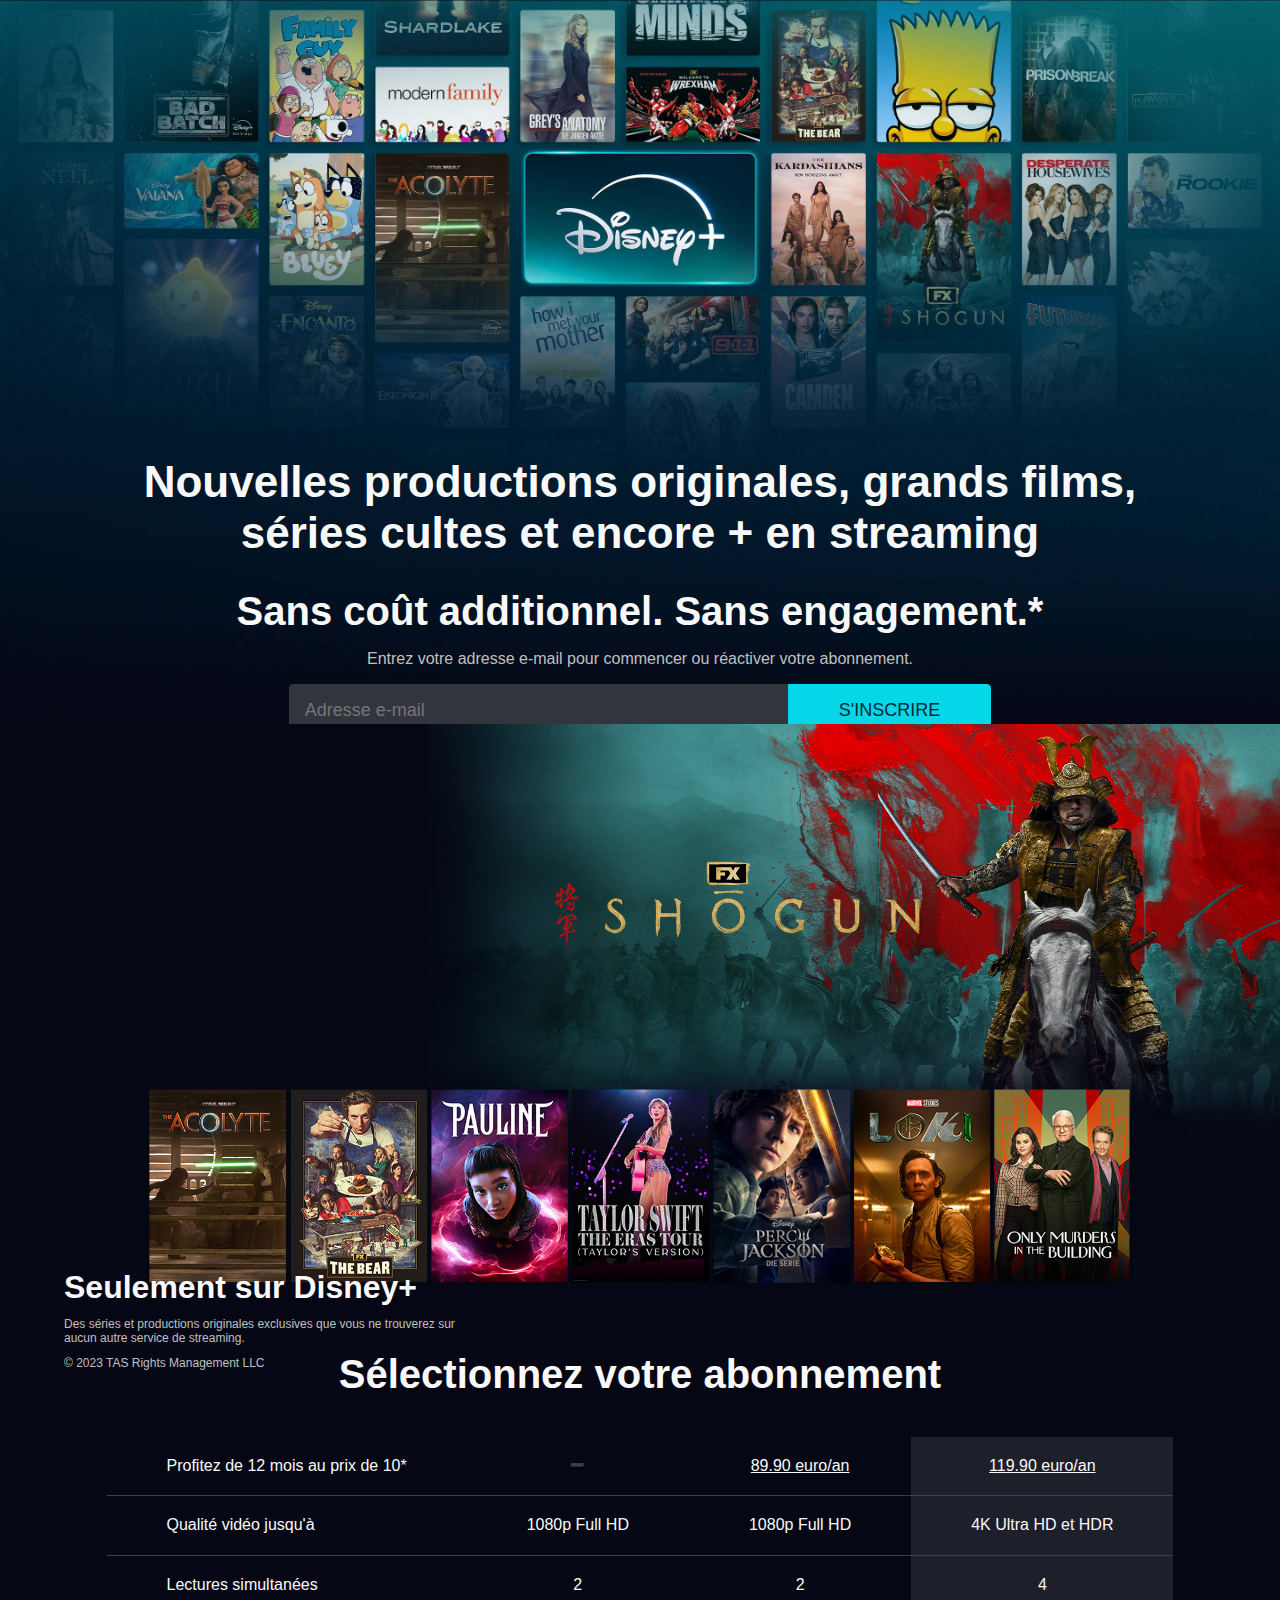
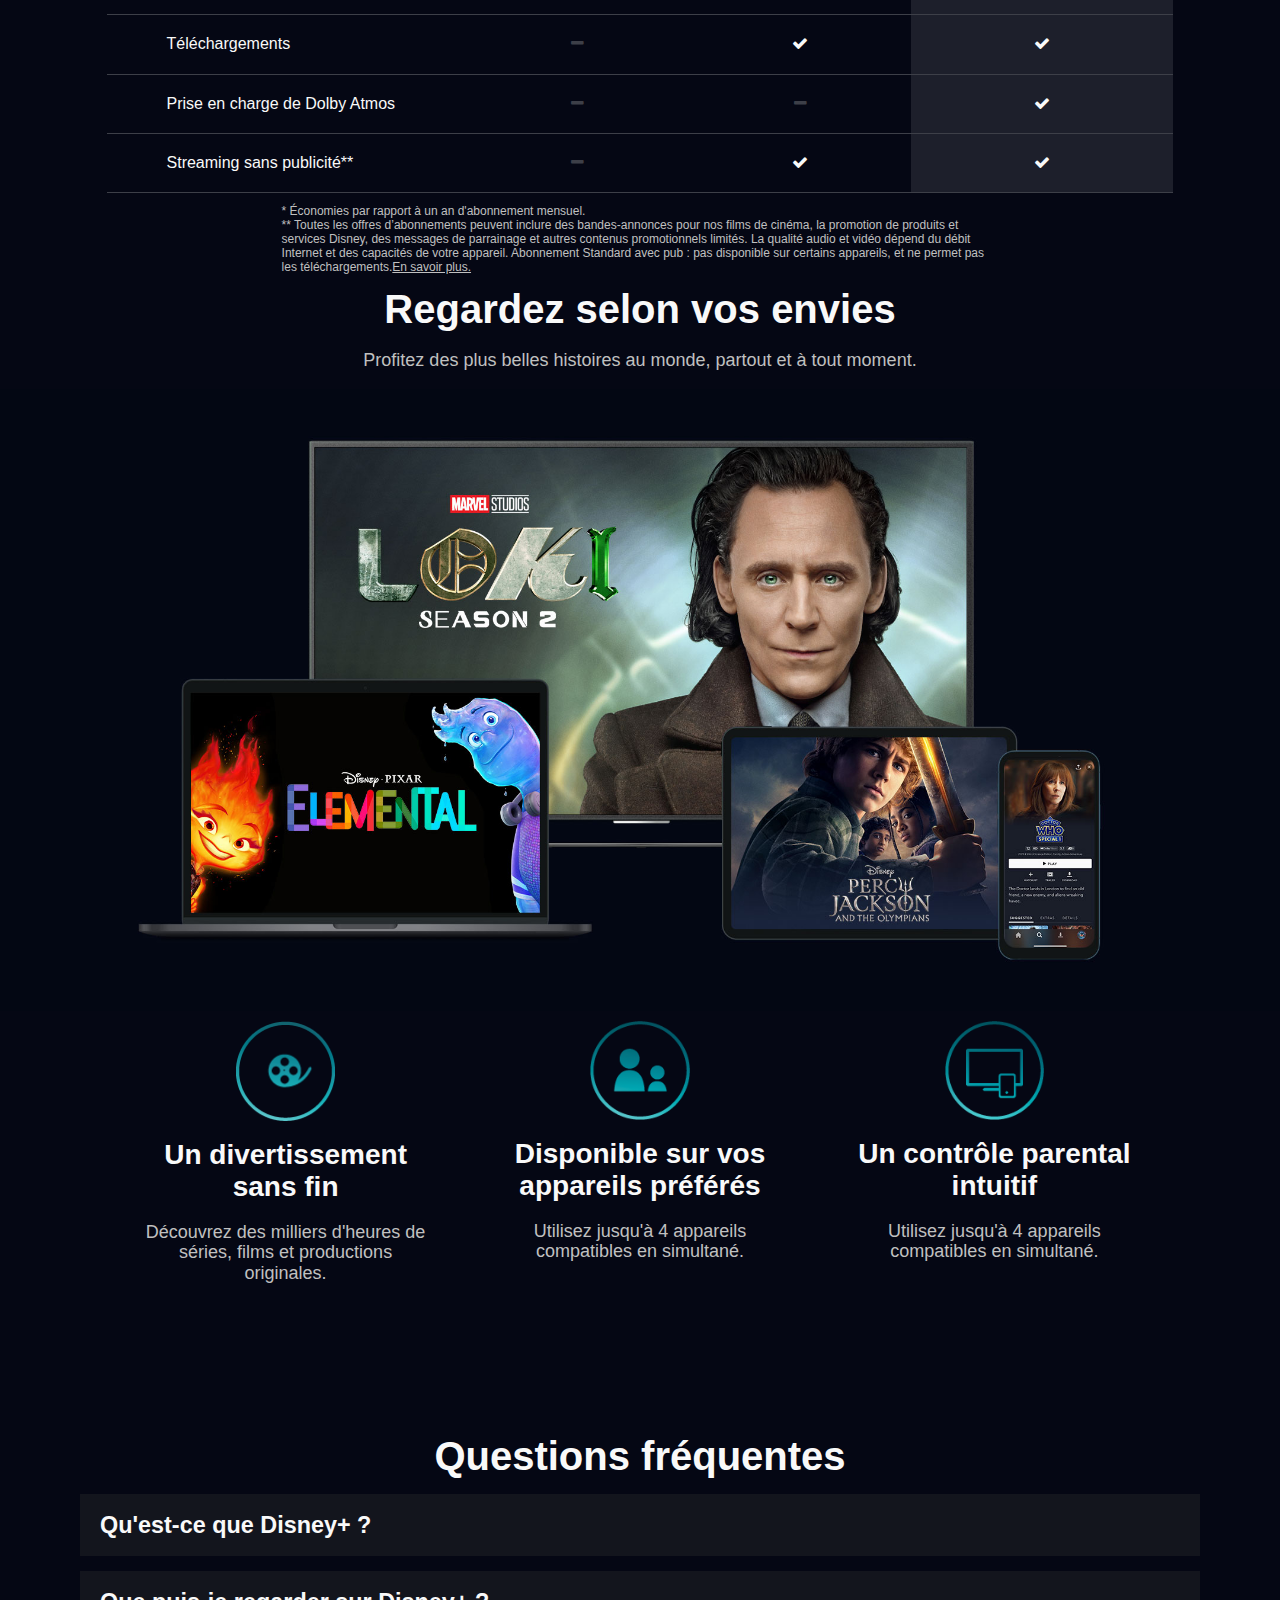
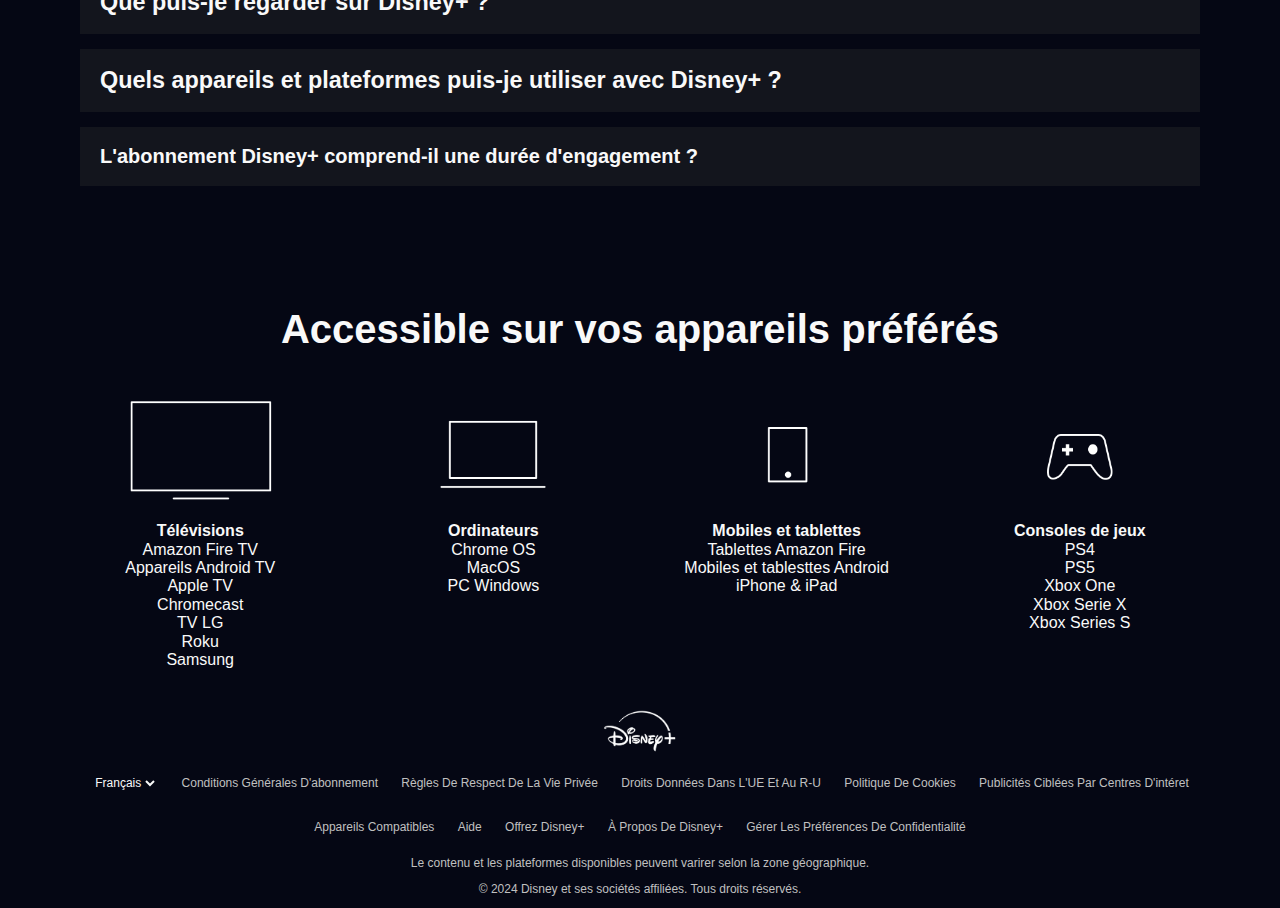
<file: index.html>
<!DOCTYPE html>
<html lang="fr">
<head>
    <meta charset="UTF-8">
    <meta name="viewport" content="width=device-width, initial-scale=1.0">
    <link rel="stylesheet" href="css/style.css">
    <link rel="shortcut icon" href="imgs/favicon-v2.ico" type="image/x-icon">
    <link rel="stylesheet" href="css/normalize.css"> <!--permet l'adaptation du site web au navigateur pour qu'il soit tous similaire-->
    <link rel="stylesheet" href="https://cdnjs.cloudflare.com/ajax/libs/font-awesome/4.7.0/css/font-awesome.min.css">
    <title>Disney+ | Productions originales, films à succès et séries</title>
</head>
<body>
    <section class="section_1">
        <img src="imgs/original_2.jpeg" alt="image section 1">
        <a href="https://www.disneyplus.com/identity/login/enter-email" class="button-style">S'IDENTIFIER</a> <!--button _> a plus simple-->
        <div>
            <h1 id="title1">Nouvelles productions originales, grands films,<br> séries cultes et encore + en streaming</h1>
            <h2>Sans coût additionnel. Sans engagement.*</h2>
            <label for="email_section-1"><p>Entrez votre adresse e-mail pour commencer ou réactiver votre abonnement.</p></label>
            <form action="submit" method="post">
                <input type="email" name="email" id="email_section-1" placeholder="Adresse e-mail" required><span><input id="button_inscrire" type="submit" value="S'INSCRIRE"></span>
            </form>
            <p class="p1_section_1">Profitez de 12 mois au prix de 10 avec un abonnement Prenium ou Standard annuel. Économies par rapport à un an d'abonnement mensuel. </p>
            <p class="p2_section_1">* La résiliation prend effet à la fin de la période d'abonnement en cours. Abonnement requis.<br> <em>Becoming Karl Lagerfeld</em> en streaming dès le 7 juin.</p>
            <center><a href="#chevron" class="chevron_style"><i class="fa fa-chevron-down"></i></a></center>
            <script>
                var chevron = document.querySelector('#chevron');

                chevron.addEventListener('click', function() {
                    chevron.classList.toggle('chevron--flip');
});
            </script>
        </div>
        
    </section>
    <section class="section_2" id="chevron" >
        <img src="imgs/original_4.jpeg" alt="image section 2">
        <div class="text_gauche">    
            <h2>Seulement sur Disney+</h2>
            <p class="p1_section_2">Des séries et productions originales exclusives que vous ne trouverez sur <br> aucun autre service de streaming.</p>
            <p class="p2_section_2">© 2023 TAS Rights Management LLC</p>
        </div>
    
    </section>
    <section class="section_3">
        <h2>Sélectionnez votre abonnement</h2>
        <table>
            <tr>
                <td class="column1">Profitez de 12 mois au prix de 10*</td>
                <td class="minus"><i class="fa fa-minus"></i></td>
                <td><u>89.90 euro/an</u></td>
                <td class="column4"><u>119.90 euro/an </u></td>
            </tr>
            <tr>
                <td class="column1">Qualité vidéo jusqu'à</td>
                <td>1080p Full HD</td>
                <td>1080p Full HD</td>
                <td class="column4">4K Ultra HD et HDR</td>
            </tr>
            <tr>
                <td class="column1">Lectures simultanées</td>
                <td>2</td>
                <td>2</td>
                <td class="column4">4</td>
            </tr>
            <tr>
                <td class="column1">Téléchargements</td>
                <td class="minus"><i class="fa fa-minus"></i></td>
                <td><i class="fa fa-check"></i></td>
                <td class="column4"><i class="fa fa-check"></i></td>
            </tr>
            <tr>
                <td class="column1">Prise en charge de Dolby Atmos</td>
                <td class="minus"><i class="fa fa-minus"></i></td>
                <td class="minus"><i class="fa fa-minus"></i></td>
                <td class="column4"><i class="fa fa-check"></i></td>
            </tr>
            <tr>
                <td class="column1">Streaming sans publicité**</td>
                <td class="minus"><i class="fa fa-minus"></i></td>
                <td><i class="fa fa-check"></i></td>
                <td class="column4"><i class="fa fa-check"></i></td>
            </tr>
        </table>
        <p> * Économies par rapport à un an d'abonnement mensuel.<br>
            ** Toutes les offres d’abonnements peuvent inclure des bandes-annonces pour nos films de cinéma, la promotion de produits et services Disney, des messages de parrainage et autres contenus promotionnels limités. La qualité audio et vidéo dépend du débit Internet et des capacités de votre appareil. Abonnement Standard avec pub : pas disponible sur certains appareils, et ne permet pas les téléchargements.<u>En savoir plus.</u></p>
    </section>
    <section class="section_4">
        <h2>Regardez selon vos envies</h2>
        <p>Profitez des plus belles histoires au monde, partout et à tout moment.</p>
        <img class="img_section4" src="imgs/original.jpeg" alt="image_section_4">
        <div class="characteristic">
            <div class="characteristic_1">
                <img src="imgs/logo-bobine-film.png" alt="divertissement">
                <h4>Un divertissement sans fin</h4>
                <p>Découvrez des milliers d'heures de séries, films et productions originales.</p>
            </div>
            <div class="characteristic_2">
                <img src="imgs/original_9.png" alt="disponibilité">
                <h4>Disponible sur vos appareils préférés</h4>
                <p>Utilisez jusqu'à 4 appareils compatibles en simultané.</p>
            </div>
            <div class="characteristic_3">
                <img src="imgs/logo-ecran-couleur.png" alt="controle parental">
                <h4>Un contrôle parental intuitif</h4>
                <p>Utilisez jusqu'à 4 appareils compatibles en simultané.</p>
            </div>
        </div>
    </section>
    <section class="section_5">
        <h2>Questions fréquentes</h2>
        <div class="question1">
            <span><h3>Qu'est-ce que Disney+ ?</h3></span>
            <img class="button_plus" src="imgs/icone_plus.svg" alt="bouton +" >
            <div class="answer1">
                <p>Disney+ est la destination des univers Disney, Pixar, Marvel, Star Wars, National Geographic, Star et encore +.</p>
            </div>
        </div>
        <div class="question2">
            <span><h3>Que puis-je regarder sur Disney+ ?</h3></span>
            <img class="button_plus" src="imgs/icone_plus.svg" alt="bouton +" >
            <div class="answer2">
                <p>Disney+ vous offre une collection d'histoires qui ne cesse de s'agrandir :</p>
                <ul>
                    <li>Des séries et des films originaux exclusifs</li>
                    <li>Des classiques intemporels aux succès récents réalisés par Walt Disney Animation Studios</li>
                    <li>Toujours plus de divertissement avec des comédies, des drames, des histoires inspirées de faits réels et tant d'autres contenus</li>
                    <li>Des histoires émouvantes et pour tous les âges animées par les talentueux artistes de Pixar</li>
                    <li>Toute la saga Star Wars et une grande partie de l'univers cinématographique Marvel</li>
                    <li>Des documentaires National Geographic, sans oublier des productions spéciales et bien plus encore</li>
                </ul>
            </div>
        </div>
        <div class="question3"> 
            <span><h3>Quels appareils et plateformes puis-je utiliser avec Disney+ ?</h3></span>
            <img class="button_plus" src="imgs/icone_plus.svg" alt="bouton +" >
            <div class="answer3">
                <p>Disney+ est accessible sur mobiles, navigateurs Web, consoles de jeux, décodeurs TV et TV connectées. Cliquez ici pour retrouver la liste complète des appareils compatibles.</p>
            </div>
        </div>
        <div class="question4">   
            <span><h3>L'abonnement Disney+ comprend-il une durée d'engagement ?</h3></span>
            <img class="button_plus" src="imgs/icone_plus.svg" alt="bouton +">
            <div class="answer4"> 
                <p>Disney+ est sans engagement et vous pouvez annuler votre abonnement quand vous le souhaitez. L'annulation sera effective à la fin de la période pour laquelle vous avez payé. Pour vous désabonner, suivez ces 6 étapes:</p>
                <ol>
                    <li>Identifiez-vous sur www.DisneyPlus.com</li>
                    <li>Sélectionnez votre profil</li>
                    <li>Sélectionnez Compte</li>
                    <li>Sélectionnez votre abonnement</li>
                    <li>Sélectionnez Résilier l’abonnement</li>
                    <li>Sélectionnez Continuer pour résilier</li>
                </ol>
                <p>Pour plus d'informations, cliquez <u>ici</u>.</p>
            </div>
        </div>
    </section> 
    <section class="section_6">
        <h2>Accessible sur vos appareils préférés</h2>
        <div class="devices">
            <div class="TV">
                <img src="imgs/logo-television.png" alt="TV">
                <h4>Télévisions</h4>
                    <ul>
                        <li>Amazon Fire TV</li>
                        <li>Appareils Android TV</li>
                        <li>Apple TV</li>
                        <li>Chromecast</li>
                        <li>TV LG</li>
                        <li>Roku</li>
                        <li>Samsung</li>
                    </ul>
            </div>
            <div class="laptop">
                <img src="imgs/logo-ecran-ordinateur.png" alt="laptop">
                <h4>Ordinateurs</h4>
                <ul>
                    <li>Chrome OS</li>
                    <li>MacOS</li>
                    <li>PC Windows</li>
                </ul>
            </div>
            <div class="mobiles">
                <img src="imgs/logo-tablet.png" alt="mobiles">
                <h4>Mobiles et tablettes</h4>
                <ul>
                    <li>Tablettes Amazon Fire</li>
                    <li>Mobiles et tablesttes Android</li>
                    <li>iPhone & iPad</li>
                </ul>
            </div>
            <div class="manette">
                <img src="imgs/logo-manette.png" alt="manette">
                <h4>Consoles de jeux</h4>
                <ul>
                    <li>PS4</li>
                    <li>PS5</li>
                    <li>Xbox One</li>
                    <li>Xbox Serie X</li>
                    <li>Xbox Series S</li>
                </ul>
            </div>
        </div>
    </section>

    <script src="js/app.js"></script>
</body>
<footer>
    <div class="logo-footer">
        <center><img src="imgs/grand-logo-disney-plus.png" alt="photo disney"></center>
    </div>
    
    <ul class="footer_links">
        
        <li><select id="lang" name="lang">
            <img src="imgs/globe.svg" alt="">
            <option value="index.html">Français</option>
            <option value="index_en.html">Anglais</option>
        </select></li>
        <li><a id="terms" href="">Conditions générales d'abonnement</a></li>
        <li><a href="">Règles de Respect de la Vie Privée</a></li>
        <li><a href="">Droits Données dans l'UE et au R-U</a></li>
        <li><a href="">Politique de cookies</a></li>
        <li><a href="">Publicités ciblées par centres d'intéret</a></li><br>
        <li><a href="">Appareils compatibles</a></li>
        <li><a href="">Aide</a></li>
        <li><a href="">Offrez Disney+</a></li>
        <li><a href="">À propos de Disney+</a></li>
        <li><a href="">Gérer les préférences de confidentialité</a></li>
    </ul>
    <p>Le contenu et les plateformes disponibles peuvent varirer selon la zone géographique.</p>
    <p>© 2024 Disney et ses sociétés affiliées. Tous droits réservés.</p>
    <script>
        const pageSelect = document.getElementById('lang');
        
        pageSelect.addEventListener('change', (e) =>{
            const selectedPage = e.target.value;
            window.location.href = selectedPage;
        });
    </script> 
</footer>
</html>
</file>
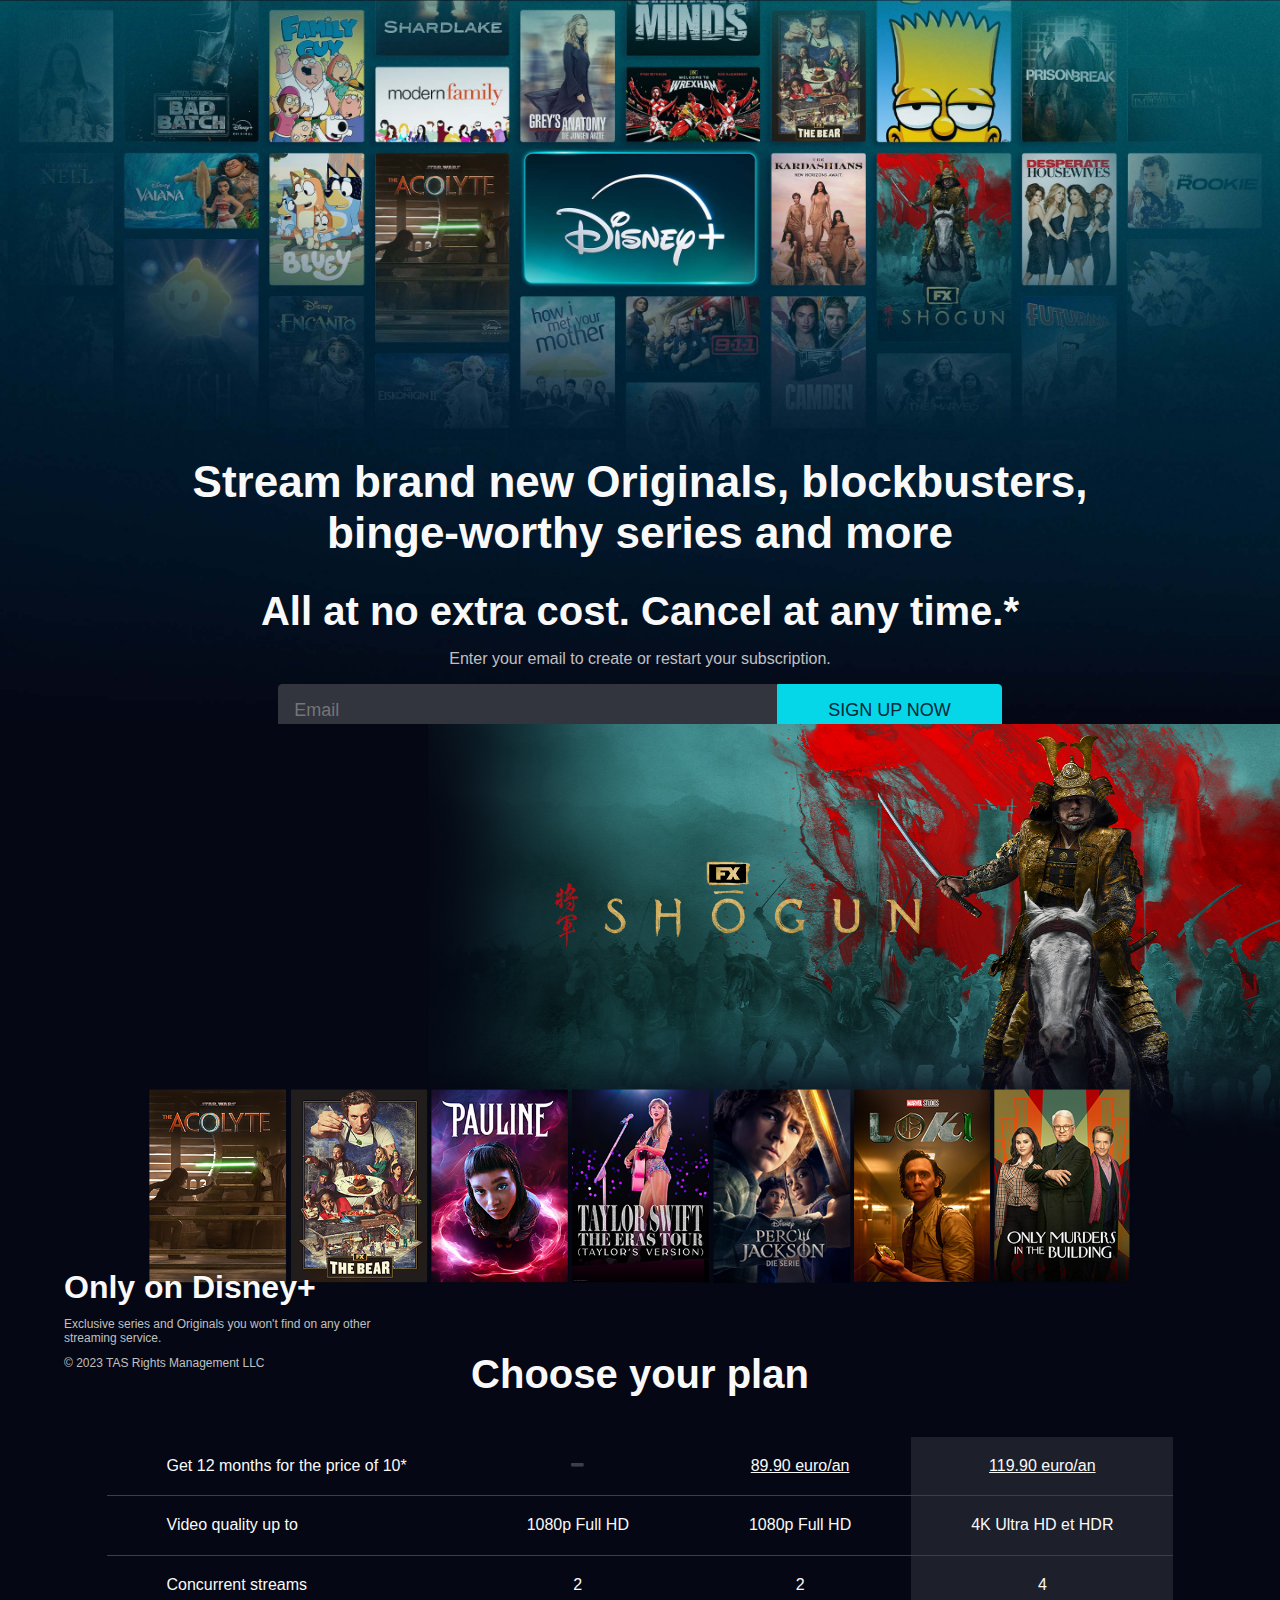
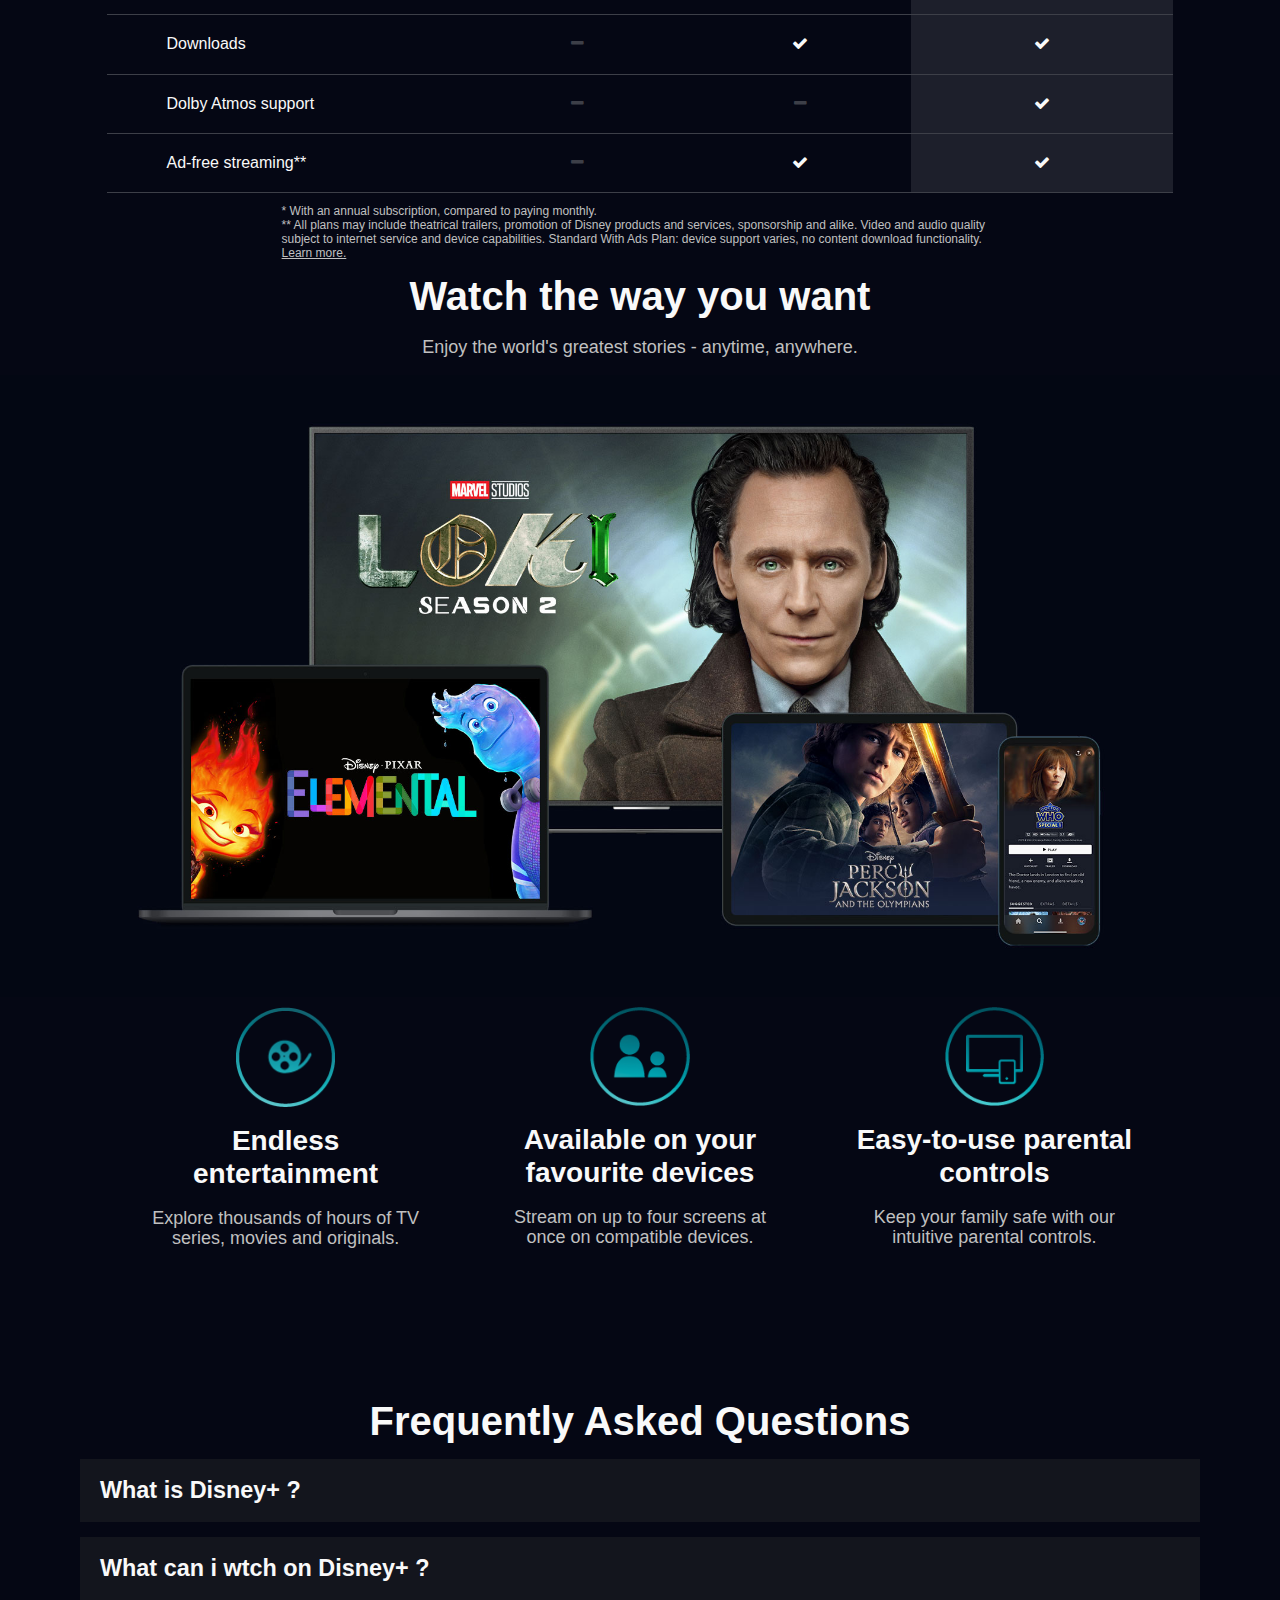
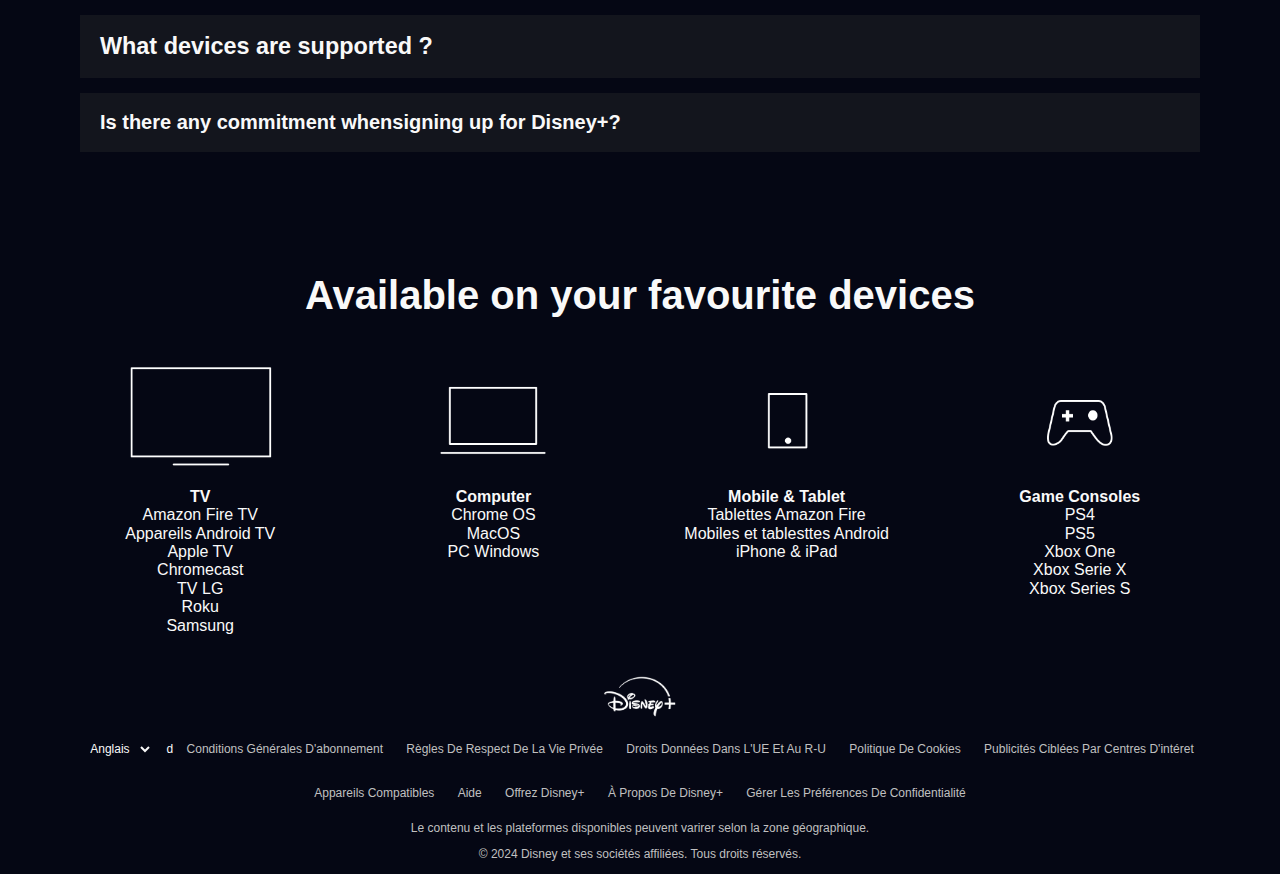
<file: index_en.html>
<!DOCTYPE html>
<html lang="en">
<head>
    <meta charset="UTF-8">
    <meta name="viewport" content="width=device-width, initial-scale=1.0">
    <link rel="stylesheet" href="css/style.css">
    <link rel="shortcut icon" href="imgs/favicon-v2.ico" type="image/x-icon">
    <link rel="stylesheet" href="css/normalize.css"> <!--permet l'adaptation du site web au navigateur pour qu'il soit tous similaire-->
    <link rel="stylesheet" href="https://cdnjs.cloudflare.com/ajax/libs/font-awesome/4.7.0/css/font-awesome.min.css">
    <title>Disney+ | Watch new Originals, blockbustersand series</title>
</head>
<body>
    <section class="section_1">
        <img src="imgs/original_2.jpeg" alt="image section 1">
        <a href="https://www.disneyplus.com/identity/login/enter-email" class="button-style">LOG IN</a> <!--button _> a plus simple-->
        <div>
            <h1>Stream brand new Originals, blockbusters,<br> binge-worthy series and more</h1>
            <h2>All at no extra cost. Cancel at any time.*</h2>
            <label for="email_section-1"><p>Enter your email to create or restart your subscription.</p></label>
            <form action="submit" method="post">
                <input type="email" name="email" id="email_section-1" placeholder="Email" required><span><input id="button_inscrire" type="submit" value="SIGN UP NOW"></span>
            </form>
            <p class="p1_section_1">Enjoy 12 months at the price of 10 with a Premium or Annual Standard subscription. Savings over one year of monthly subscription.</p>
            <p class="p2_section_1">* Termination takes effect at the end of the current subscription period. Subscription required.<br> <em>Becoming Karl Lagerfeld</em> streaming as of June 7.</p>
            <center><a href="#chevron" class="chevron_style"><i class="fa fa-chevron-down"></i></a></center>
        </div>
        
    </section>
    <section class="section_2" id="chevron" >
        <img src="imgs/original_4.jpeg" alt="image section 2">
        <div class="text_gauche">    
            <h2>Only on Disney+</h2>
            <p class="p1_section_2">Exclusive series and Originals you won't find on any other <br> streaming service.</p>
            <p class="p2_section_2">© 2023 TAS Rights Management LLC</p>
        </div>
    
    </section>
    <section class="section_3">
        <h2>Choose your plan</h2>
        <table>
            <tr>
                <td class="column1">Get 12 months for the price of 10*</td>
                <td class="minus"><i class="fa fa-minus"></i></td>
                <td><u>89.90 euro/an</u></td>
                <td class="column4"><u>119.90 euro/an </u></td>
            </tr>
            <tr>
                <td class="column1">Video quality up to</td>
                <td>1080p Full HD</td>
                <td>1080p Full HD</td>
                <td class="column4">4K Ultra HD et HDR</td>
            </tr>
            <tr>
                <td class="column1">Concurrent streams</td>
                <td>2</td>
                <td>2</td>
                <td class="column4">4</td>
            </tr>
            <tr>
                <td class="column1">Downloads</td>
                <td class="minus"><i class="fa fa-minus"></i></td>
                <td><i class="fa fa-check"></i></td>
                <td class="column4"><i class="fa fa-check"></i></td>
            </tr>
            <tr>
                <td class="column1">Dolby Atmos support</td>
                <td class="minus"><i class="fa fa-minus"></i></td>
                <td class="minus"><i class="fa fa-minus"></i></td>
                <td class="column4"><i class="fa fa-check"></i></td>
            </tr>
            <tr>
                <td class="column1">Ad-free streaming**</td>
                <td class="minus"><i class="fa fa-minus"></i></td>
                <td><i class="fa fa-check"></i></td>
                <td class="column4"><i class="fa fa-check"></i></td>
            </tr>
        </table>
        <p> * With an annual subscription, compared to paying monthly.<br>
            ** All plans may include theatrical trailers, promotion of Disney products and services, sponsorship and alike. Video and audio quality subject to internet service and device capabilities. Standard With Ads Plan: device support varies, no content download functionality. <u>Learn more.</u> </p>
    </section>
    <section class="section_4">
        <h2>Watch the way you want</h2>
        <p>Enjoy the world's greatest stories - anytime, anywhere.</p>
        <img class="img_section4" src="imgs/original.jpeg" alt="image_section_4">
        <div class="characteristic">
            <div class="characteristic_1">
                <img src="imgs/logo-bobine-film.png" alt="divertissement">
                <h4>Endless entertainment</h4>
                <p>Explore thousands of hours of TV series, movies and originals.</p>
            </div>
            <div class="characteristic_2">
                <img src="imgs/original_9.png" alt="disponibilité">
                <h4>Available on your favourite devices</h4>
                <p>Stream on up to four screens at once on compatible devices.</p>
            </div>
            <div class="characteristic_3">
                <img src="imgs/logo-ecran-couleur.png" alt="controle parental">
                <h4>Easy-to-use parental controls</h4>
                <p>Keep your family safe with our intuitive parental controls.</p>
            </div>
        </div>
    </section>
    <section class="section_5">
        <h2>Frequently Asked Questions</h2>
        <div class="question1">
            <span><h3>What is Disney+ ?</h3></span>
            <img class="button_plus" src="imgs/icone_plus.svg" alt="bouton +" >
            <div class="answer1">
                <p>Disney+ is the streaming home for entertainment from Disney, Pixar, Marvel, Star Wars, National Geographic, Star and more.</p>
            </div>
        </div>
        <div class="question2">
            <span><h3>What can i wtch on Disney+ ?</h3></span>
            <img class="button_plus" src="imgs/icone_plus.svg" alt="bouton +" >
            <div class="answer2">
                <p>With Disney+, you can choose from an always-growing collection of stories.</p>
                <ul>
                    <li>Exclusive new original movies and series</li>
                    <li>Timeless classics and recent hits from Walt Disney Animation Studios</li>
                    <li>An ever-growing collection of general entertainment, spanning comedy, drama, true crime and more</li>
                    <li>Heart-warming storytelling for all ages from the masterminds at Pixar</li>
                    <li>The entire Star Wars Saga and much of the Marvel Cinematic Universe</li>
                    <li>Documentaries from National Geographic, unscripted series, and so much more</li>

                </ul>
            </div>
        </div>
        <div class="question3"> 
            <span><h3>What devices are supported ?</h3></span>
            <img class="button_plus" src="imgs/icone_plus.svg" alt="bouton +" >
            <div class="answer3">
                <p>Disney+ supports mobile devices, web browsers, game consoles, set-top boxes, and smart TVs. Click here for the full list.</p>
            </div>
        </div>
        <div class="question4">   
            <span><h3>Is there any commitment whensigning up for Disney+?</h3></span>
            <img class="button_plus" src="imgs/icone_plus.svg" alt="bouton +">
            <div class="answer4"> 
                <p>Disney+ is non-binding and you can cancel your subscription at any time. The cancelation will be effective at the end of the period for which you paid. To unsubscribe, follow these 6 steps:</p>
                <ol>
                    <li>Login at www.DisneyPlus.com</li>
                    <li>Select your profile</li>
                    <li>Select Account</li>
                    <li>Select your subscription</li>
                    <li>Select Terminate Subscription</li>
                    <li>Select Continue to terminate</li>
                </ol>
            </div>
        </div>
    </section> 
    <section class="section_6">
        <h2>Available on your favourite devices</h2>
        <div class="devices">
            <div class="TV">
                <img src="imgs/logo-television.png" alt="TV">
                <h4>TV</h4>
                    <ul>
                        <li>Amazon Fire TV</li>
                        <li>Appareils Android TV</li>
                        <li>Apple TV</li>
                        <li>Chromecast</li>
                        <li>TV LG</li>
                        <li>Roku</li>
                        <li>Samsung</li>
                    </ul>
            </div>
            <div class="laptop">
                <img src="imgs/logo-ecran-ordinateur.png" alt="laptop">
                <h4>Computer</h4>
                <ul>
                    <li>Chrome OS</li>
                    <li>MacOS</li>
                    <li>PC Windows</li>
                </ul>
            </div>
            <div class="mobiles">
                <img src="imgs/logo-tablet.png" alt="mobiles">
                <h4>Mobile & Tablet</h4>
                <ul>
                    <li>Tablettes Amazon Fire</li>
                    <li>Mobiles et tablesttes Android</li>
                    <li>iPhone & iPad</li>
                </ul>
            </div>
            <div class="manette">
                <img src="imgs/logo-manette.png" alt="manette">
                <h4>Game Consoles</h4>
                <ul>
                    <li>PS4</li>
                    <li>PS5</li>
                    <li>Xbox One</li>
                    <li>Xbox Serie X</li>
                    <li>Xbox Series S</li>
                </ul>
            </div>
        </div>
    </section>

    <script src="js/app.js"></script>

</body>
<footer>
    <div class="logo-footer">
        <center><img src="imgs/grand-logo-disney-plus.png" alt="photo disney"></center>
    </div>
    
    <ul class="footer_links">
        
        <li><select id="lang" name="lang">
            <img id="globe" src="imgs/globe.svg" alt="">
            <option value="index_en.html">Anglais</option>
            <option value="inex.html">Français</option>
            
        </select></li>
d
        <li><a id="terms" href="">Conditions générales d'abonnement</a></li>
        <li><a href="">Règles de Respect de la Vie Privée</a></li>
        <li><a href="">Droits Données dans l'UE et au R-U</a></li>
        <li><a href="">Politique de cookies</a></li>
        <li><a href="">Publicités ciblées par centres d'intéret</a></li><br>
        <li><a href="">Appareils compatibles</a></li>
        <li><a href="">Aide</a></li>
        <li><a href="">Offrez Disney+</a></li>
        <li><a href="">À propos de Disney+</a></li>
        <li><a href="">Gérer les préférences de confidentialité</a></li>
    </ul>
    <p>Le contenu et les plateformes disponibles peuvent varirer selon la zone géographique.</p>
    <p>© 2024 Disney et ses sociétés affiliées. Tous droits réservés.</p>
    <script>
        const pageSelect = document.getElementById('lang');
        
        pageSelect.addEventListener('change', (e) =>{
            const selectedPage = e.target.value;
            window.location.href = selectedPage;
        });
    </script> 
</footer>
</html>
</file>
<file: css/style.css>
@import url('https://fonts.cdnfonts.com/css/inspire');

*{
    margin: 0;
    padding: 0;
    box-sizing: border-box;
}

body { /* body peut remplacer par etoile cela correspond a tous le site*/
    background-color: #050714;
    color:#F9F9F9;
    font-family: Inspire, sans-serif;
}
body p{
    color: rgb(192, 192, 192);
    margin: 20px 0 0;
    display: block;
    margin-block-start: 1em;
    margin-block-end: 1em;
    margin-inline-start: 0px;
    margin-inline-end: 0px;
    unicode-bidi: isolate;
}


.section_1 img {  /*  permet d'appeler la balise image specifiquementde la balise section_1 */
    width:100%;
    height:auto;
    position: static;
    object-fit: cover;
    
}

.button-style{
    font-weight: 600;
    font-size: 15px;
    background-color: rgba(0, 0, 0, 0.849);
    border-color: #C0C0C0;
    border-width: 1px;
    border-radius: 3.5px;
    border-style: solid;
    padding: 12px; 
    position: absolute;
    top: 1.5%;
    left: 108rem;
    cursor: pointer;
    transition:  0.2s;
    color: #C0C0C0 ;
    text-decoration: none;
    margin: 10px;
    transition:  0.2s;

}

.section_1 .button-style:hover {
    background-color: #F9F9F9;
    color: #050714;
}


.section_1 div{
    position: absolute;
    text-align: center;
    display: block;
    margin: auto;
    top: 47.5%;
    bottom: 50%;
    left: 1%;
    right: 1%;
}

#email_section-1{ /*Ou input[type="email"]*/
    background-color: #32343E;
    font-size: 18px;
    color: #656668;
    position: relative;
    border: 1px solid #32343E;
    border-radius: 4px 0 0 4px ;
    box-sizing: border-box;
    outline: none; /*enlever la ligne par default*/
    padding: 15px;
    padding-right: 250px;
    text-align: left;
}
#button_inscrire:focus{
    background-color: #02B6C5;
}

#button_inscrire /* Ou input[type="submit"] */{
    padding: 15px;
    padding-right: 50px;
    padding-left: 50px;
    background-color: #05D6E8;
    border: 1px solid #05D6E8;
    border-radius: 0 4px 4px 0 ;
    font-size: 18px;
    position: relative;
    color: #022737;
}

.section_1 h1{
    font-size: 44px;
}

.section_1 h2{
    font-size: 40px;
}

.p1_section_1{
    font-size: 16px;
}

.p2_section_1{
    font-size: 12px;
}

.section_1 .chevron_style {
    padding-top: 50px;
    padding-bottom: 50px;
    color: #BEBEBF;
    font-size: 20px; /* Adjusts the icon size */
    cursor: pointer; /* If it's a button or clickable element */
    transition: transform 0.5s ease-in-out;
    animation: slidein 3s linear 1s infinite alternate;
}

.section_1 .chevron_style:hover {
    color: #F9F9F9;
}

@keyframes slidein {
    0% {
        transform: translateX(-100px); /* Start from the left outside the screen */
    }
    100% {
        transform: translateX(0px); /* Slide in to its original position */
    }
}

@media  screen and (max-width: 768px){


    .section_1 h1 {
        font-size: 1.5em;
        top: 850px; /* Moves all text 50px to the right */
        z-index: 1;
    }

    .section_1 h2{
        font-size: 0.5em;
    }
    
    .section_1 img {
        width: 200%;  /* Ensure it scales correctly */
    }

    #email_section-1, #button_inscrire{
        width: 100%;
        margin-top: 10px;
    }

    .section_2 h2{
        font-size: 0.5em;
    }

    .section_3 img {
        width: 100%;  /* Ensure it scales correctly */
    }
    
    .section_5.button_plus{
        position: absolute;
        height: 30px;
        top: 20px;
        left:100rem;
        }

    

    .section_6 .devices{
        display: grid;
        grid-template-columns: 1fr 1fr;
        grid-gap: 20px;
        margin-left:700px; /* Move the grid content to the left by 50px */
        justify-content: end; /* Aligns the grid to the right */
    }

}


/*@media screen and (min-width: 767px) and (max-width: 1023px) {
    .section_1 img {
        width: 70%;
    }

    .section_2 img {
        width: 70%;
    }

    .section_1 div {
        font-size: 80%;
    }
}*/

/*Section n°2 Shogun*/
.section_2 h2{
    font-size: 32px;
}

.section_2 p{
    font-size: 18px;
}

.section_2 img {  /* permet d'appeler la balise image specifiquementde la balise section_1 */
    width:100%;
    height:auto;
    position: relative;
}

.section_2 div {
    position: absolute;
    text-align: left;
    top: 140.99%;
    padding-left: 5%;
}
.p1_section_2{
    font-size: 18px;
}

.p2_section_2{
    font-size: 12px;
}

.text_gauche p {
    text-align: left;
    font-size: 12px;
}

.button_inscrire {
    background-color: #05D6E8;
    padding: 10px;
    padding-left: 30px;
    padding-right: 30px;
    border-radius: 0px 5px 5px 0px;
    color: #050714;
    border: 0px;
    cursor: pointer;
}

.button_email {
    padding: 10px;
    padding-left: 100px;
    border-radius: 5px 0px 0px 5px;
    color: white;
    background-color: #05D6E8;
    border: 0px;
    border-width:0.2px;
}

/*Section n°3 tableau*/

.section_3 h2{
    text-align: center;
    font-size: 40px;
}

.section_3 p{
    font-size: 12px;
    width: 78%;
    padding-left: 22%;

    
}

.section_3 table{
    text-align: center;
    cursor: pointer;  
    display: flex;
    justify-content: center; /* Centre horizontalement */
    align-items: center;
    padding-top: 40px; 
    border-collapse: collapse;

}

.section_3 td{
    padding: 20px;
    padding-right: 60px;
    padding-left: 60px;
    border-bottom: 1px solid;
    border-color:#3D3F48 ;
}

.column1{
    text-align: left;
    padding-left: 0;
}

.column4{
    background-color: #1D1F2B;
}

.section_3 .fafa-check{
    font-size:10%;
    color:#F9F9F9;
}

.section_3 .minus{
    color: #3D3F48;
}

/*Section n°4 Loki + caractéristiques*/

.section_4 h2{
    font-size: 40px;
    text-align: center;
}

.section_4 p {
    font-size: 18px;
    text-align: center;

}

.img_section4{
    position: static;
    width:100%;
    height:auto;
}

.characteristic img{
    position: static;
    width:35%;
    height:auto;
    object-fit: cover;
    margin-bottom: 18px;
}

.characteristic {
    display: flex;
    flex-wrap: wrap; /* Allows items to wrap if necessary */
    justify-content: center; /* Centers all the items */
    align-items: flex-start; /* Aligns items at the top */
    gap: 60px; /* Adds space between the items */
    margin-bottom: 30px;
}

.characteristic_1, .characteristic_2, .characteristic_3 {
    padding: 5px;
    width: 23%;
    height: auto; /* Ensure all sections have equal width */
    box-sizing: border-box;
    text-align: center;
    display: flex;
    flex-direction: column;
    align-items: center;/* Center content horizontally */
    padding-bottom: 101px;
}

.characteristic_1, .characteristic_2, .characteristic_3 h4 {
    font-size: 28px;
}/*Section n°5: questions*/

.section_5{
    margin-bottom: 100px;
}
.section_5 h2{
    text-align: center;
    font-size: 40px;  
}

.question1,.question2,.question3,.question4 h3{
    font-size: 20px;
    cursor: pointer;
}

.answer1,.answer2,.answer3,.answer4 p{
    font-size: 16px;
}
.question1,.question2,.question3,.question4 {
    background-color: #13151D;
    position: relative;
    max-width: 100%;
    height: auto;
    margin-left:80px;
    margin-right:80px;
    margin-top: 15px;
    margin-bottom: 15px;
    padding-right: 20px;
    padding-left: 20px;
    padding-bottom: 18px;
    padding-top: 18px;
    
}

.button_plus{
    position: absolute;
    height: 30px;
    top: 20px;
    left:105rem;
    
}

.answer2 ul, .answer4 ol{
    color: rgb(192, 192, 192);
    padding-left: 20px;
    padding-left:20px;
}

.answer2 ul li, .answer4 ol li {
    margin-bottom: 5px; /* Spacing between list items */
   
}



/*Section n°6 appareils*/

.section_6 h2{
    font-size: 40px;
    margin-bottom: 15px;
}

.section_6 h3{
    font-size: 28px;
    margin-bottom: 15px;
}

.section_6 div ul{
    font-size: 16px;
    color:#F9F9F9;
    list-style-type: none;
}

.section_6 img{
    height: auto;
    width: 30%;
    display: flex;
    flex-direction: row; /*Pour faire l'espace entre les liste*/
    justify-content: space-between;
}

.section_6 {
    text-align: center;
    padding: 20px;
}

.devices {
    display: flex;
    flex-wrap: wrap; /* Allows items to wrap if necessary */
    justify-content: center; /* Centers all the items */
    align-items: flex-start; /* Aligns items at the top */
    gap: 8px; /* Adds space between the items */
}

/* Individual device category styling */
.TV, .laptop, .mobiles, .manette {
    padding: 20px;
    width: 23%;
    height: auto; /* Ensure all sections have equal width */
    box-sizing: border-box;
    text-align: center;
    display: flex;
    flex-direction: column;
    align-items: center; /* Center content horizontally */
}

/* Image styling for device icons */
.section_6 img {
    width: 250px;
    height: auto;
    margin-bottom: 10px;
}

footer img{
    height: auto;
    width: 6%;
}

.footer_links a{
    margin-top: 10px;
    display: flex;
    list-style: none;
    text-decoration: none;
    color: rgb(192, 192, 192);
    text-transform: capitalize;
}

footer p, .footer_links{
    text-align: center;
    font-size: 12px;
    
}

footer li{
    display: inline-flex; /*Pour mettre la liste en ligne*/
    justify-content: space-between; /*Pour faire l'espace entre les liste*/
    margin: 10px; /*Pour rajouter les espaces entre les listes*/
}

footer li:focus{
    color: #F3F3F4;
}

footer #globe{
    color: #F3F3F4;
}

#lang{
    background-color: #050714;
    color: #F9F9F9;
    border-width: 0;
}

#lang:hover{
    border-color: #F9F9F9;
}

#globe{
    color: #F3F3F4;
}
</file>
